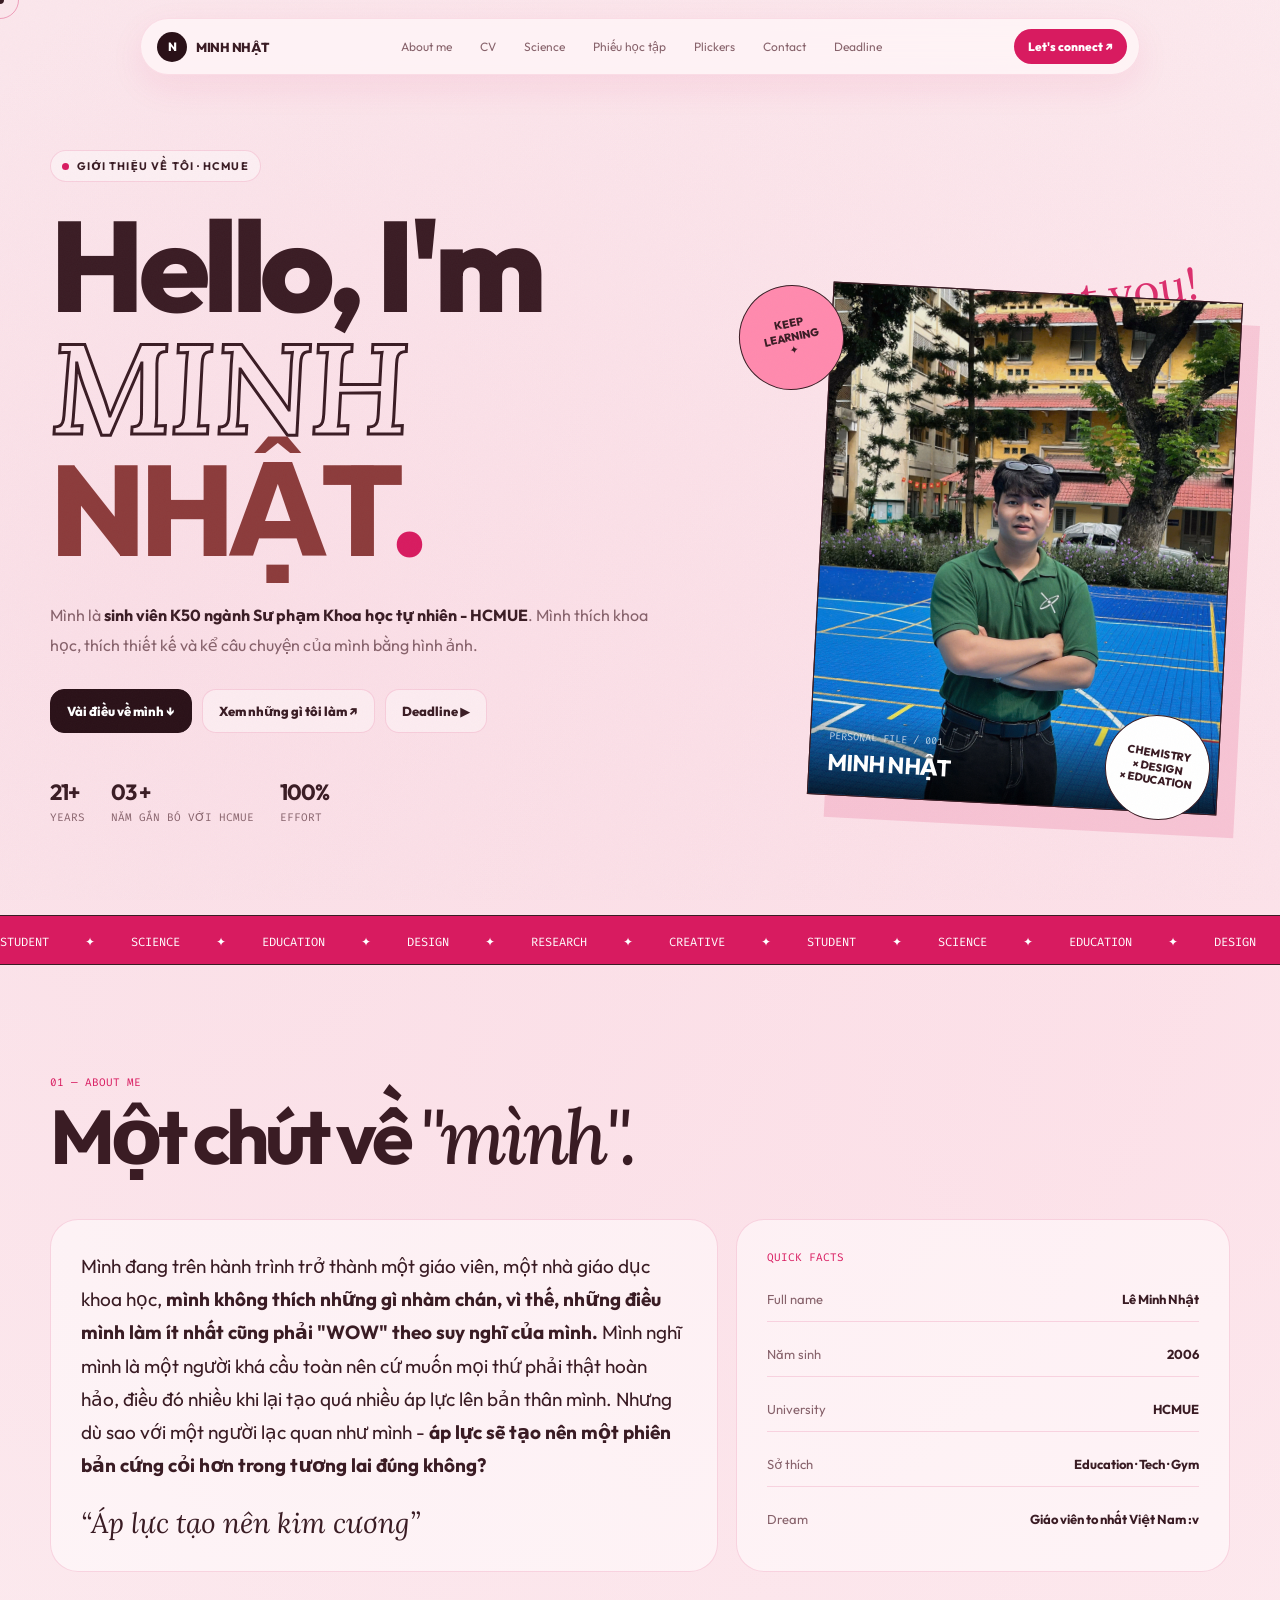
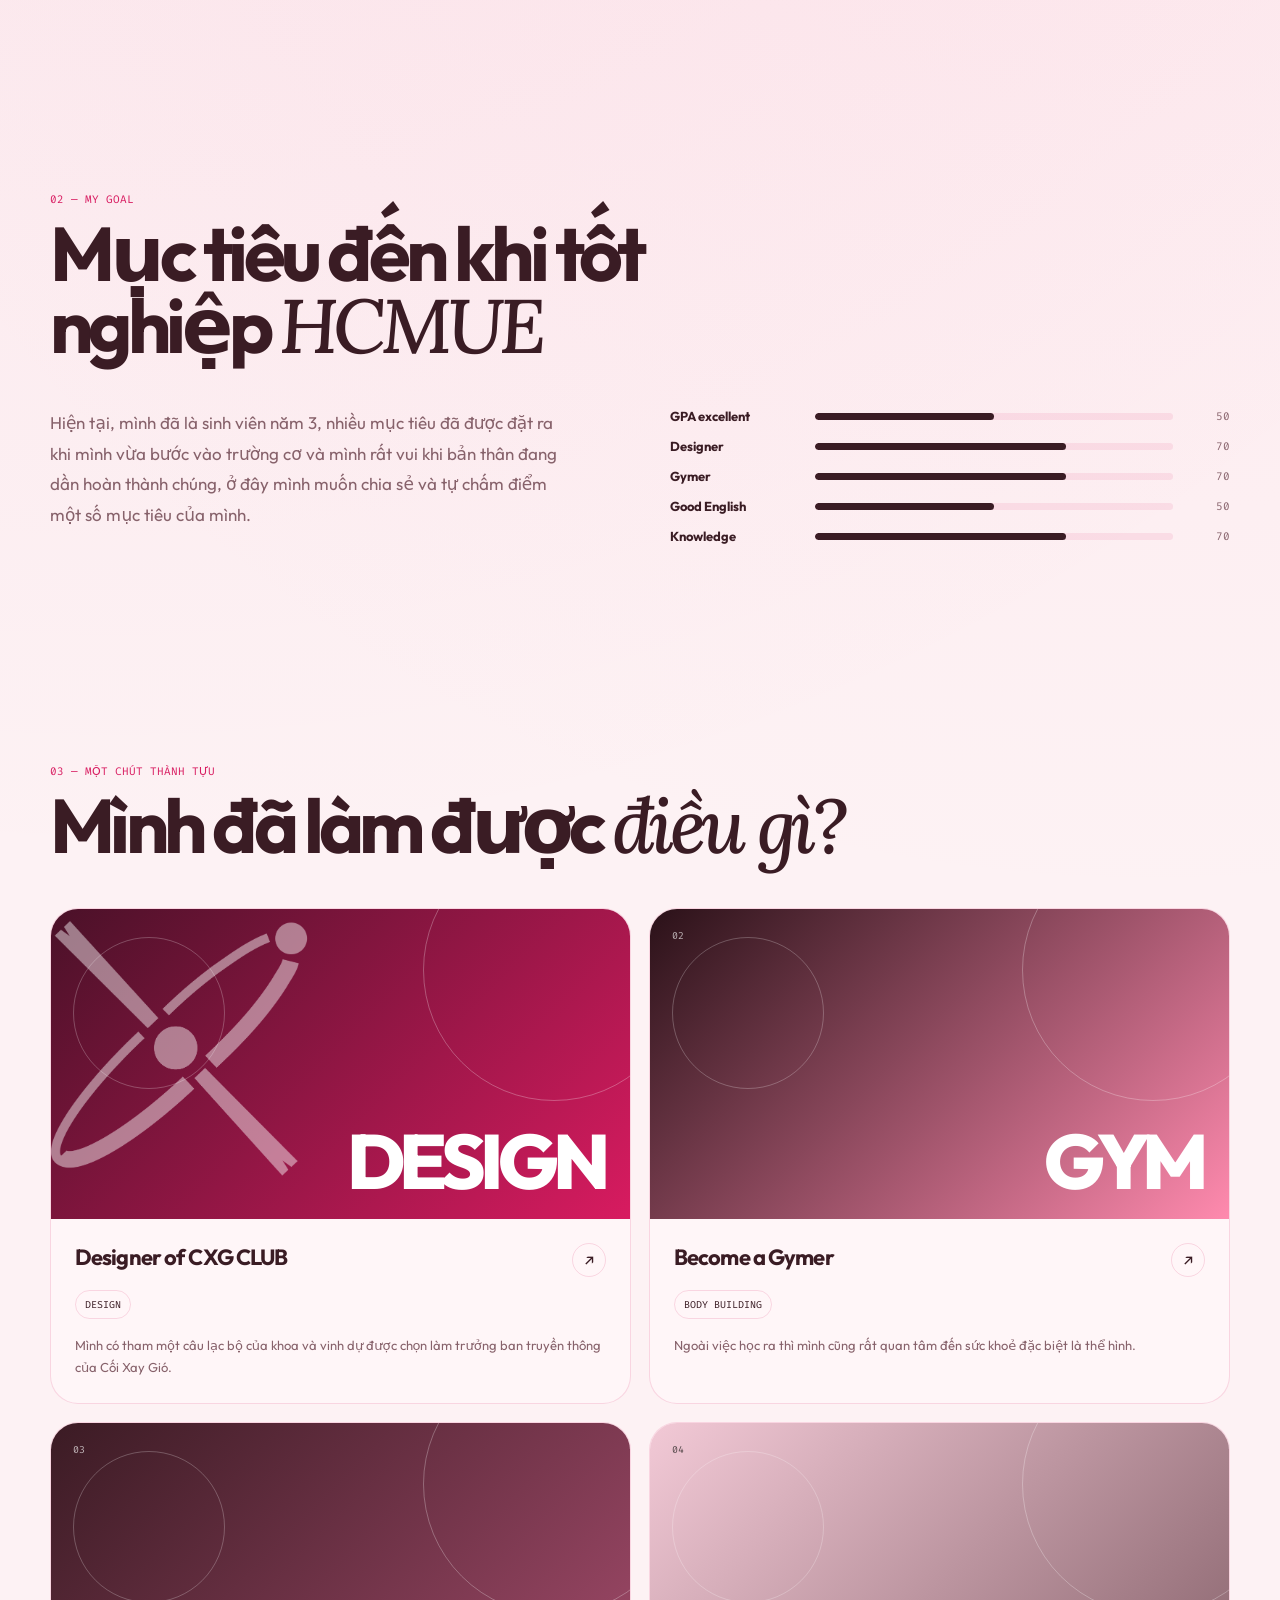
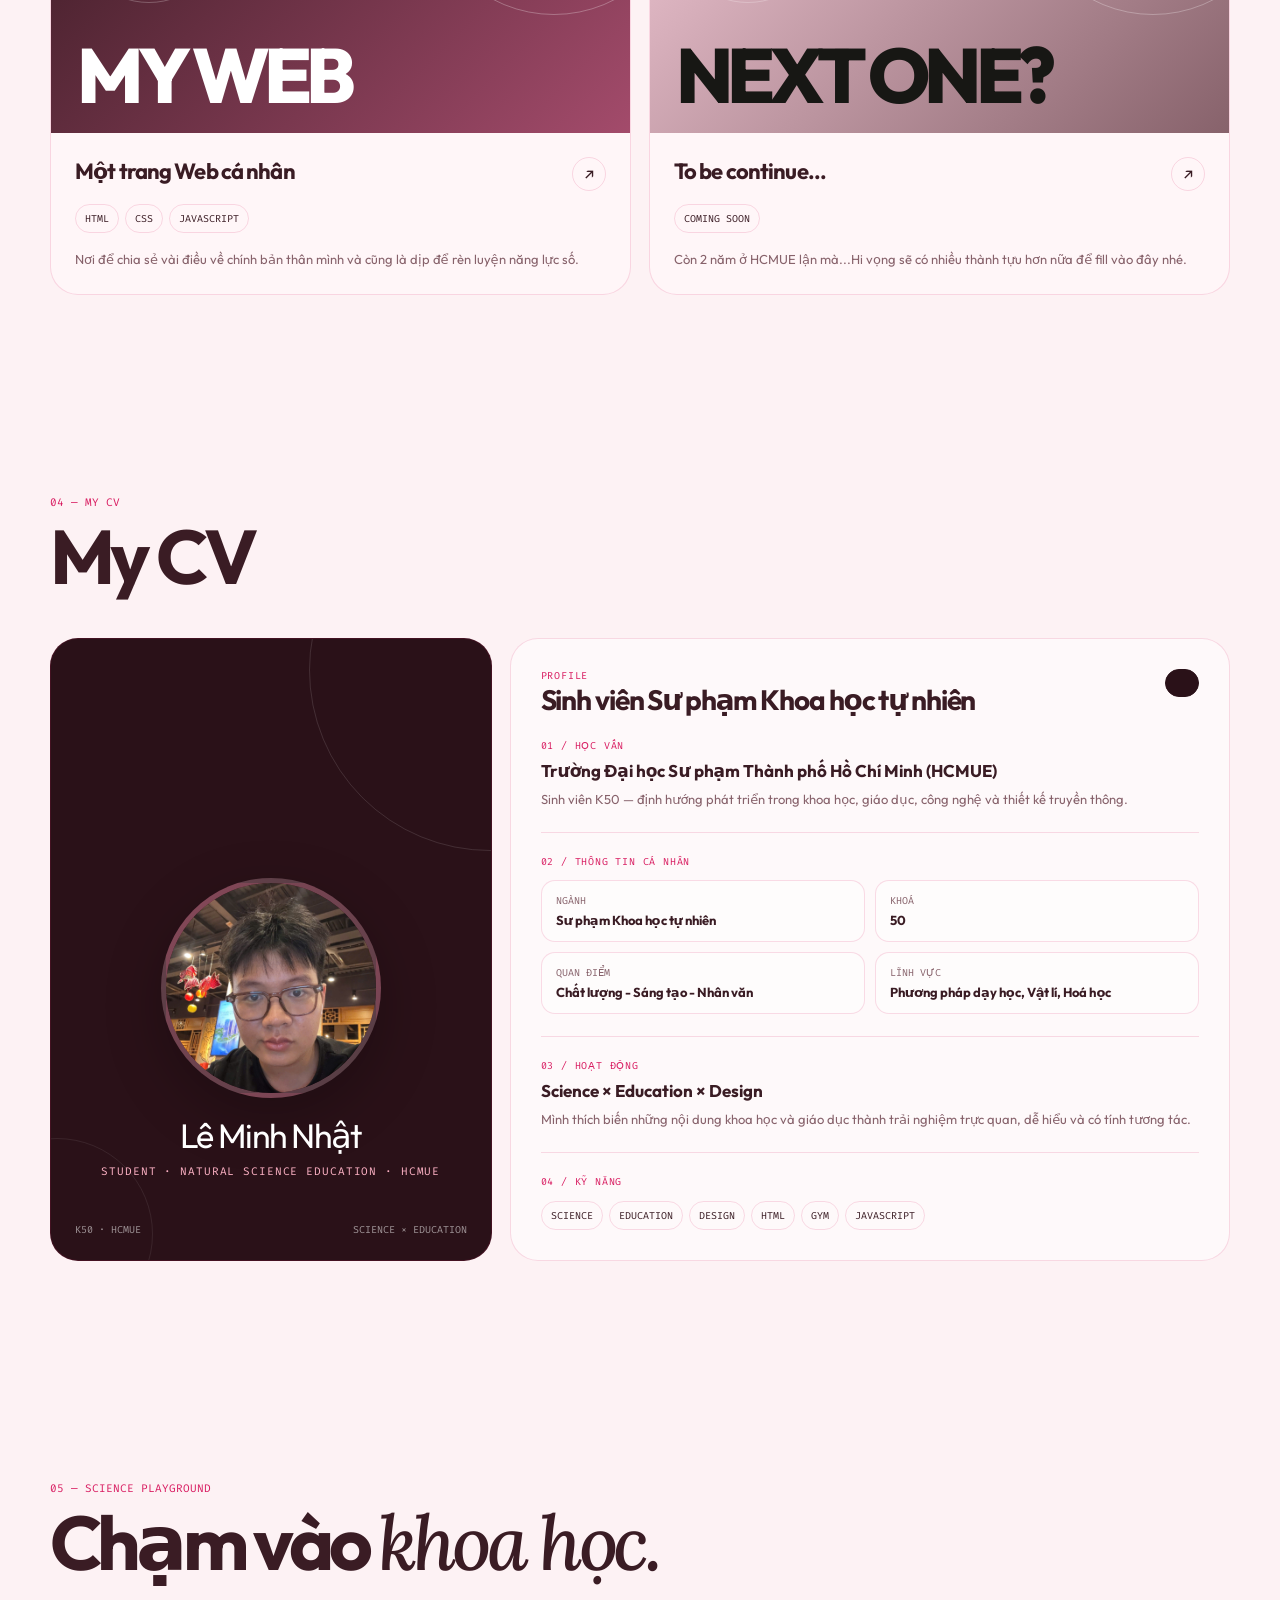
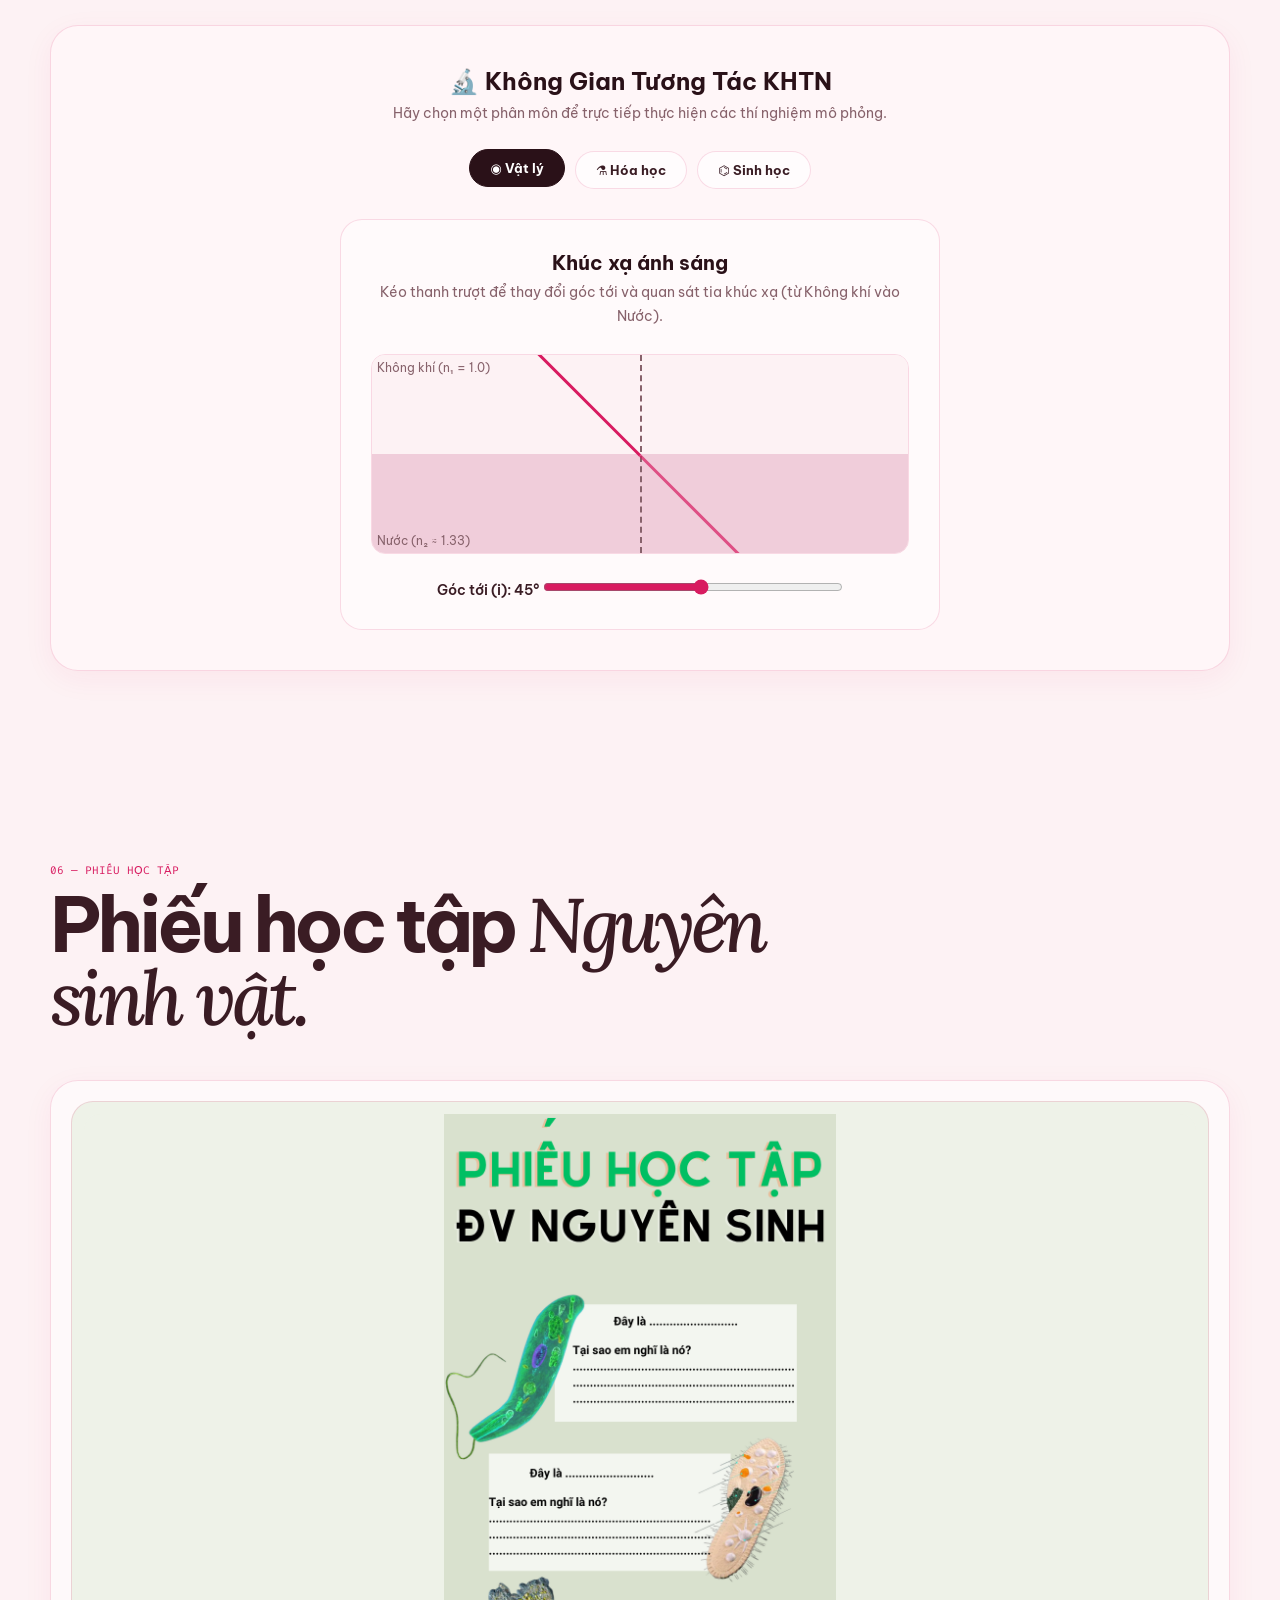
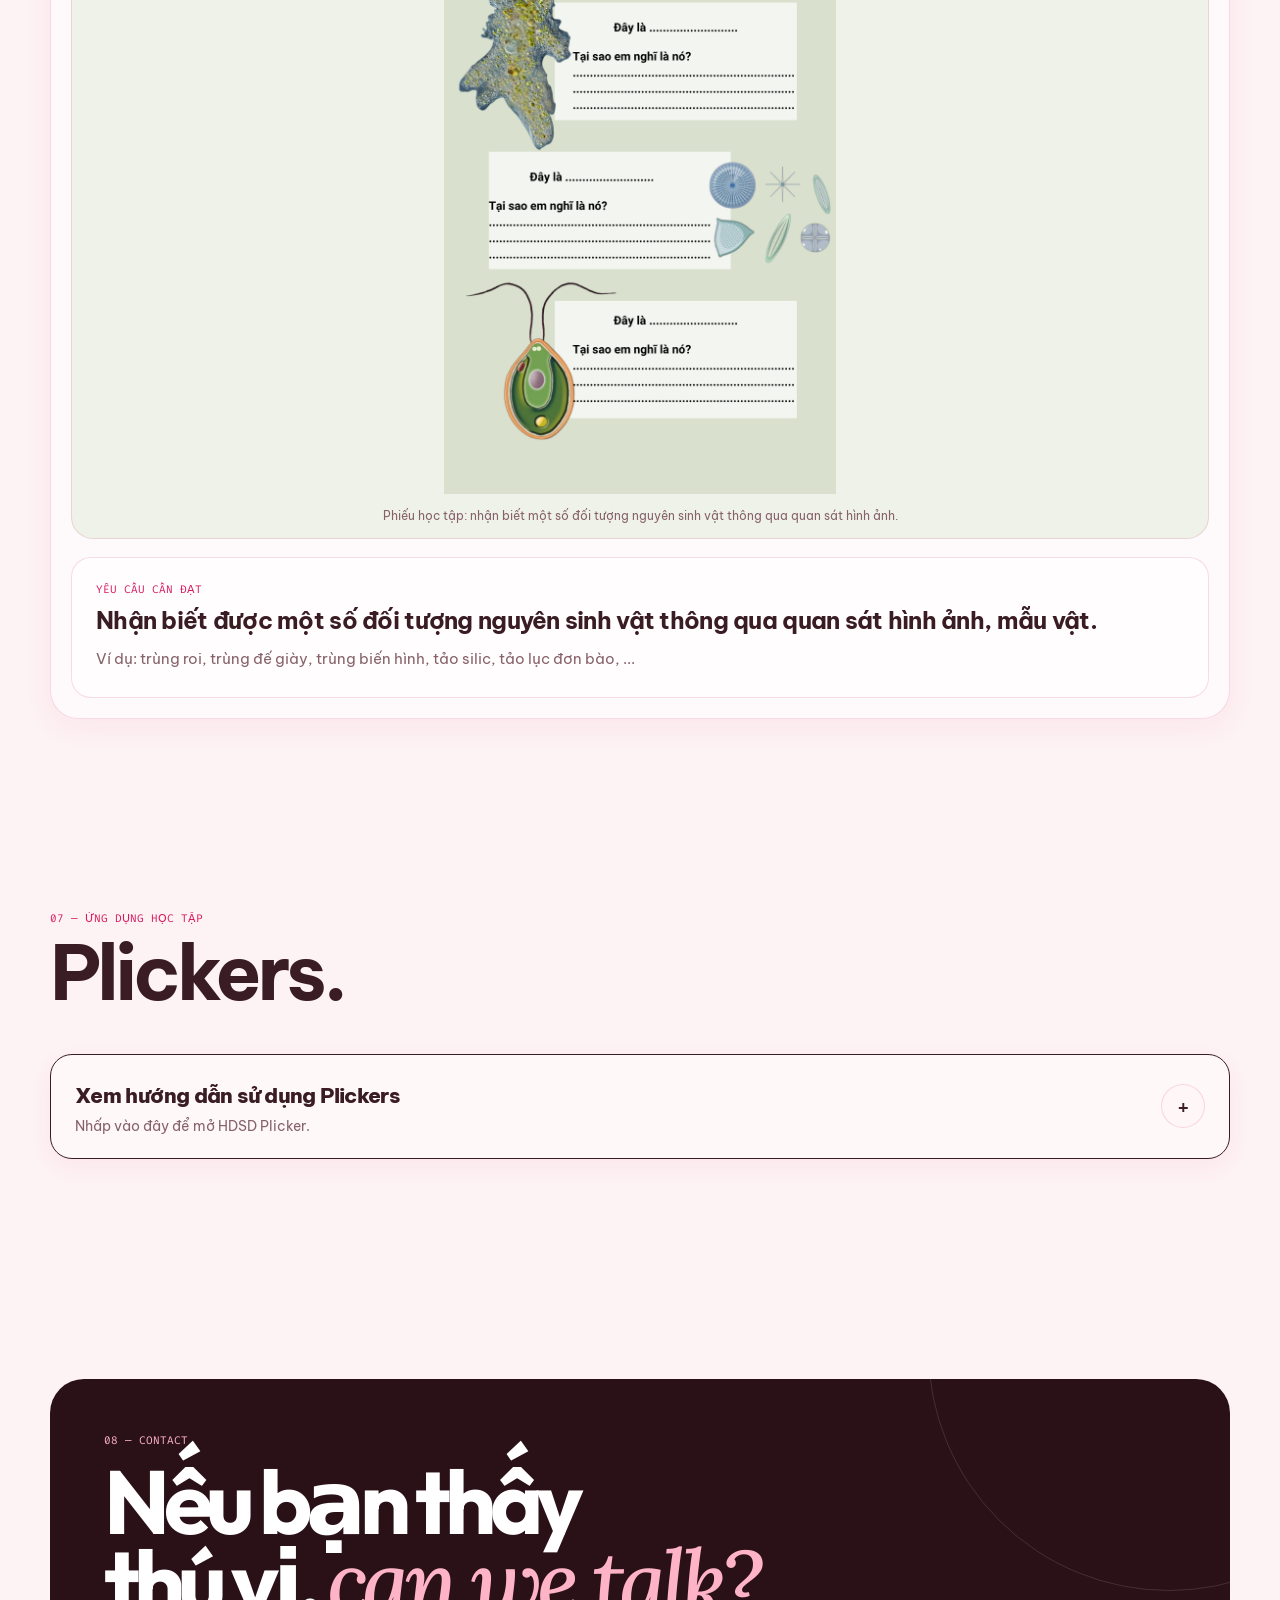
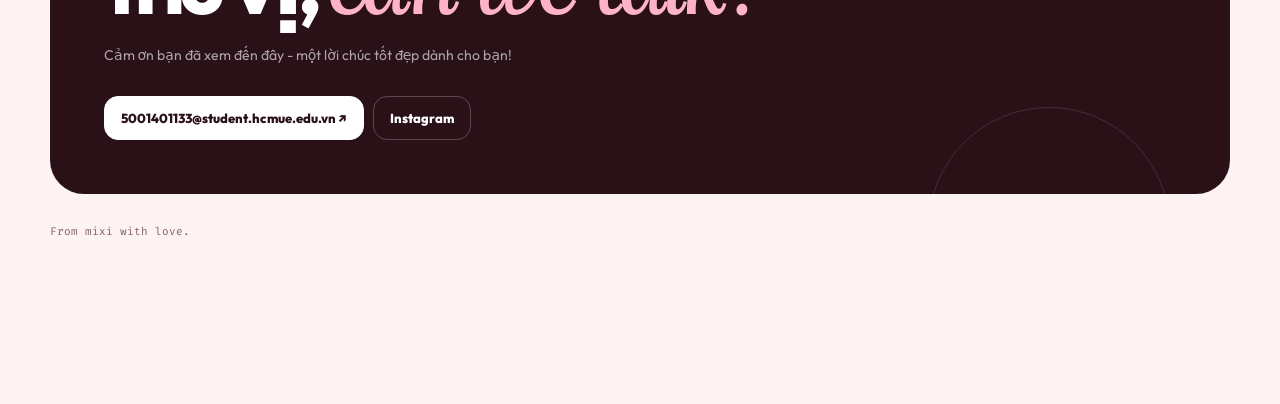
<file: index.html>
<!DOCTYPE html>
<html lang="vi">
<head>
<meta charset="UTF-8">
<meta name="viewport" content="width=device-width, initial-scale=1.0">
<meta name="theme-color" content="#fdf2f4">
<meta name="description" content="Portfolio cá nhân của MINH NHẬT">
<title>Lê Minh Nhật — Student Portfolio</title>
<meta property="og:title" content="Lê Minh Nhật — Student Portfolio">
<meta property="og:description" content="Portfolio cá nhân của MINH NHẬT — sinh viên Sư phạm KHTN, HCMUE">
<meta property="og:type" content="website">
<link rel="preconnect" href="https://fonts.googleapis.com">
<link rel="preconnect" href="https://fonts.gstatic.com" crossorigin>
<!-- GIỮ OUTFIT DÙNG CHUNG VÀ THÊM BE VIETNAM PRO CHO PHẦN TƯƠNG TÁC -->
<link href="https://fonts.googleapis.com/css2?family=Be+Vietnam+Pro:wght@400;500;600;700;800&family=Fira+Code:wght@400;500&family=Outfit:wght@400;500;600;700;800&family=Lora:ital,wght@0,500;0,600;1,500;1,600&display=swap" rel="stylesheet">
<link rel="stylesheet" href="style.css">
<noscript><style>.reveal{opacity:1;transform:none}</style></noscript>
</head>
<body>
<div class="progress" id="progress"></div>
<div class="cursor-dot" id="cursorDot"></div><div class="cursor-ring" id="cursorRing"></div>

<nav class="nav">
  <a class="brand" href="#home"><span class="brand-mark">N</span>MINH NHẬT</a>
  <div class="nav-links"><a href="#about">About me</a><a href="#cv">CV</a><a href="#science">Science</a><a href="#worksheet">Phiếu học tập</a><a href="#plickers">Plickers</a><a href="#contact">Contact</a><a href="deadline.html">Deadline</a></div>
  <a class="nav-cta" href="https://www.facebook.com/minh.nhat.749990?locale=vi_VN">Let's connect ↗</a>
</nav>

<main>
<section class="hero" id="home">
  <div class="wrap hero-grid">
    <div class="reveal">
      <div class="kicker"><i></i> Giới thiệu về tôi · HCMUE</div>
      
      <h1>Hello, I'm<br><span class="stroke">MINH</span><br><span style="color: #8C3B3B;">NHẬT</span><span style="color:var(--accent)">.</span></h1>
      
      <p class="hero-desc">Mình là <strong>sinh viên K50 ngành Sư phạm Khoa học tự nhiên - HCMUE</strong>. Mình thích khoa học, thích thiết kế và kể câu chuyện của mình bằng hình ảnh.</p>
      <div class="hero-actions"><a class="btn btn-dark" href="#about">Vài điều về mình ↓</a><a class="btn btn-light" href="#work">Xem những gì tôi làm ↗</a><a class="btn btn-light" href="deadline.html">Deadline ▶</a></div>
      <div class="hero-meta"><div class="meta-item"><strong>21+</strong><span>Years</span></div><div class="meta-item"><strong>  03 +</strong><span>Năm gắn bó với HCMUE</span></div><div class="meta-item"><strong>100%</strong><span>Effort</span></div></div>
    </div>
    <div class="hero-art reveal">
      <div class="scribble">nice to meet you!</div>
      <div class="sticker one">KEEP<br>LEARNING<br>✦</div>
      <div class="photo-frame">
  <img fetchpriority="high" decoding="async" src="images/ava.jpg" alt="Minh Nhật">
  <div class="photo-caption"><div class="mono">PERSONAL FILE / 001</div><h3>MINH NHẬT</h3></div>
</div>
      <div class="sticker two">CHEMISTRY<br>× DESIGN<br>× EDUCATION</div>
    </div>
  </div>
</section>

<div class="marquee"><div class="marquee-track">
<span>student</span><span>science</span><span>education</span><span>design</span><span>research</span><span>creative</span>
<span>student</span><span>science</span><span>education</span><span>design</span><span>research</span><span>creative</span>
</div></div>

<section id="about"><div class="wrap">
  <div class="section-head reveal"><div><div class="section-label">01 — About me</div><h2 class="section-title">Một chút về <em>"mình".</em></h2></div><p class="section-note"></p></div>
  <div class="about-grid">
    <article class="paper-card about-big reveal"><p>Mình đang trên hành trình trở thành một giáo viên, một nhà giáo dục khoa học, <strong> mình không thích những gì nhàm chán, vì thế, những điều mình làm ít nhất cũng phải "WOW" theo suy nghĩ của mình.</strong> Mình nghĩ mình là một người khá cầu toàn nên cứ muốn mọi thứ phải thật hoàn hảo, điều đó nhiều khi lại tạo quá nhiều áp lực lên bản thân mình. Nhưng dù sao với một người lạc quan như mình - <strong>áp lực sẽ tạo nên một phiên bản cứng cỏi hơn trong tương lai đúng không?</strong></p><div class="quote">“Áp lực tạo nên kim cương”</div></article>
    <article class="paper-card reveal"><div class="section-label" style="margin-bottom:12px">Quick facts</div><div class="fact-list">
      <div class="fact"><span>Full name</span><span>Lê Minh Nhật</span></div><div class="fact"><span>Năm sinh</span><span>2006</span></div><div class="fact"><span>University</span><span>HCMUE</span></div><div class="fact"><span>Sở thích</span><span>Education · Tech · Gym </span></div><div class="fact"><span>Dream</span><span>Giáo viên to nhất Việt Nam :v</span></div>
    </div></article>
  </div>
</div></section>

<section><div class="wrap">
  <div class="section-head reveal"><div><div class="section-label">02 — My Goal</div><h2 class="section-title">Mục tiêu đến khi tốt nghiệp <em>HCMUE</em></h2></div></div>
  <div class="skills-wrap"><p class="skills-intro reveal">Hiện tại, mình đã là sinh viên năm 3, nhiều mục tiêu đã được đặt ra khi mình vừa bước vào trường cơ và mình rất vui khi bản thân đang dần hoàn thành chúng, ở đây mình muốn chia sẻ và tự chấm điểm một số mục tiêu của mình.</p>
  <div class="skill-grid reveal">
    <div class="skill-row"><div class="name">GPA excellent</div><div class="bar"><span style="--w:50%"></span></div><div class="num">50</div></div>
    <div class="skill-row"><div class="name">Designer</div><div class="bar"><span style="--w:70%"></span></div><div class="num">70</div></div>
    <div class="skill-row"><div class="name">Gymer</div><div class="bar"><span style="--w:70%"></span></div><div class="num">70</div></div>
    <div class="skill-row"><div class="name">Good English</div><div class="bar"><span style="--w:50%"></span></div><div class="num">50</div></div>
    <div class="skill-row"><div class="name">Knowledge</div><div class="bar"><span style="--w:70%"></span></div><div class="num">70</div></div>
  </div></div>
</div></section>

<section id="work"><div class="wrap">
  <div class="section-head reveal"><div><div class="section-label">03 — Một chút thành tựu</div><h2 class="section-title">Mình đã làm được <em>điều gì?</em></h2></div><p class="section-note"></p></div>
  <div class="projects">
    <a href="#" class="project reveal"><div class="project-image one"> 
       <img loading="lazy" decoding="async" src="images/Logo CXG(i).png" alt="Tên dự án" style="position: absolute; inset: 0; width: 50%; height: 100%; object-fit: contain; object-position: right center; opacity: 0.45; z-index: 0;"> <div class="project-visual-title" style="position: relative; z-index: 1; margin-left: auto; text-align: right;">DESIGN</div></div><div class="project-body"><div class="project-top"><h3>Designer of CXG CLUB</h3><span class="arrow">↗</span></div><div class="tags"><span class="tag">DESIGN</span></div><p>Mình có tham một câu lạc bộ của khoa và vinh dự được chọn làm trưởng ban truyền thông của Cối Xay Gió.</p></div></a>
    <a href="#" class="project reveal"><div class="project-image two">
        <img loading="lazy" decoding="async" src="images/gym.jpg" alt="Dự án 1" 
     style="position: absolute; inset: 0; width: 50%; height: 100%; object-fit: cover; object-position: center top; opacity: 0.45;"><div class="project-no">02</div><div class="project-visual-title" style="position: relative; z-index: 1; margin-left: auto; text-align: right;">GYM</div></div><div class="project-body"><div class="project-top"><h3>Become a Gymer</h3><span class="arrow">↗</span></div><div class="tags"><span class="tag">BODY BUILDING</span></div><p>Ngoài việc học ra thì mình cũng rất quan tâm đến sức khoẻ đặc biệt là thể hình.</p></div></a>
    <a href="#" class="project reveal"><div class="project-image three"><div class="project-no">03</div><div class="project-visual-title">MY WEB</div></div><div class="project-body"><div class="project-top"><h3>Một trang Web cá nhân</h3><span class="arrow">↗</span></div><div class="tags"><span class="tag">HTML</span><span class="tag">CSS</span><span class="tag">JAVASCRIPT</span></div><p>Nơi để chia sẻ vài điều về chính bản thân mình và cũng là dịp để rèn luyện năng lực số.</p></div></a>
    <a href="#" class="project reveal"><div class="project-image four"><div class="project-no" style="color:rgba(23,23,20,.7)">04</div><div class="project-visual-title" style="color:#171714">NEXT ONE?</div></div><div class="project-body"><div class="project-top"><h3>To be continue...</h3><span class="arrow">↗</span></div><div class="tags"><span class="tag">COMING SOON</span></div><p>Còn 2 năm ở HCMUE lận mà...Hi vọng sẽ có nhiều thành tựu hơn nữa để fill vào đây nhé.</p></div></a>
  </div>
</div></section>

<section id="cv" class="cv-section"><div class="wrap">
  <div class="section-head reveal">
    <div><div class="section-label">04 — My CV</div><h2 class="section-title">My CV</h2></div>
    <p class="section-note"></p>
  </div>

  <div class="cv-grid">
    <article class="cv-profile reveal">
      <div class="cv-logo">
        <img loading="lazy" decoding="async" src="images/hcmue-1.webp" alt="Logo HCMUE" onerror="this.style.display='none';this.parentElement.innerHTML='<div class=&quot;cv-logo-placeholder&quot;>CHÈN LOGO<br>HCMUE<br>tại đây</div>';">
      </div>

      <div>
        <div class="cv-photo">
          <img loading="lazy" decoding="async" src="images/tôi.jpg" alt="Ảnh chân dung Lê Minh Nhật" onerror="this.style.display='none';this.parentElement.innerHTML='<div class=&quot;cv-photo-placeholder&quot;>N</div>';">
        </div>
        <div class="cv-name">Lê Minh Nhật</div>
        <div class="cv-role">Student · Natural Science Education · HCMUE</div>
      </div>

      <div class="cv-profile-foot"><span>K50 · HCMUE</span><span>SCIENCE × EDUCATION</span></div>
    </article>

    <article class="cv-content reveal">
      <div class="cv-topline">
        <div>
          <div class="cv-block-title">Profile</div>
          <h3>Sinh viên Sư phạm Khoa học tự nhiên</h3>
        </div>
        <a class="btn btn-dark cv-download" href="cv.pdf" target="_blank" rel="noopener"></a>
      </div>

      <div class="cv-block">
        <div class="cv-block-title">01 / HỌC VẤN</div>
        <h4>Trường Đại học Sư phạm Thành phố Hồ Chí Minh (HCMUE)</h4>
        <p>Sinh viên K50 — định hướng phát triển trong khoa học, giáo dục, công nghệ và thiết kế truyền thông.</p>
      </div>

      <div class="cv-block">
        <div class="cv-block-title">02 / THÔNG TIN CÁ NHÂN</div>
        <div class="cv-info-grid">
          <div class="cv-info"><span>Ngành</span><strong>Sư phạm Khoa học tự nhiên</strong></div>
          <div class="cv-info"><span>Khoá</span><strong>50</strong></div>
          <div class="cv-info"><span>Quan điểm</span><strong>Chất lượng - Sáng tạo - Nhân văn</strong></div>
          <div class="cv-info"><span>Lĩnh vực</span><strong>Phương pháp dạy học, Vật lí, Hoá học</strong></div>
        </div>
      </div>

      <div class="cv-block">
        <div class="cv-block-title">03 / Hoạt động</div>
        <h4>Science × Education × Design</h4>
        <p>Mình thích biến những nội dung khoa học và giáo dục thành trải nghiệm trực quan, dễ hiểu và có tính tương tác.</p>
      </div>

      <div class="cv-block">
        <div class="cv-block-title">04 / Kỹ năng</div>
        <div class="tags">
          <span class="tag">SCIENCE</span><span class="tag">EDUCATION</span><span class="tag">DESIGN</span>
          <span class="tag">HTML</span><span class="tag">GYM</span><span class="tag">JAVASCRIPT</span>
        </div>
      </div>
    </article>
  </div>
</div></section>

<!-- KHÔNG GIAN TƯƠNG TÁC KHTN -->
<section id="science"><div class="wrap">
  <div class="section-head reveal">
    <div><div class="section-label">05 — Science Playground</div><h2 class="section-title">Chạm vào <em>khoa học.</em></h2></div>
    <p class="section-note"></p>
  </div>

  <div class="lab-container reveal">
    <h3>🔬 Không Gian Tương Tác KHTN</h3>
    <p class="lab-desc">Hãy chọn một phân môn để trực tiếp thực hiện các thí nghiệm mô phỏng.</p>
    
    <div class="lab-tabs">
      <button class="lab-tab-btn active" data-target="physics">◉ Vật lý</button>
      <button class="lab-tab-btn" data-target="chemistry">⚗ Hóa học</button>
      <button class="lab-tab-btn" data-target="biology">⌬ Sinh học</button>
    </div>

    <!-- TAB VẬT LÝ -->
    <div id="physics" class="lab-tab-content active">
      <h3 style="font-size: 20px;">Khúc xạ ánh sáng</h3>
      <p class="lab-desc">Kéo thanh trượt để thay đổi góc tới và quan sát tia khúc xạ (từ Không khí vào Nước).</p>
      <div class="optics-sim">
        <div class="air">Không khí (n₁ = 1.0)</div>
        <div class="water">Nước (n₂ ≈ 1.33)</div>
        <div class="normal-line"></div>
        <div class="incident-ray" id="incident-ray"></div>
        <div class="refracted-ray" id="refracted-ray"></div>
      </div>
      <div class="controls">
        <label for="angle-slider">Góc tới (i): <span id="angle-val">45</span>°</label>
        <input type="range" id="angle-slider" min="0" max="85" value="45">
      </div>
    </div>

    <!-- TAB HÓA HỌC -->
    <div id="chemistry" class="lab-tab-content">
      <h3 style="font-size: 20px;">Phản ứng Chỉ thị màu</h3>
      <p class="lab-desc">Kết hợp các hóa chất để quan sát sự đổi màu của dung dịch.</p>
      <div class="ingredients">
        <button class="chem-btn" data-chem="acid">Acid (HCl)</button>
        <button class="chem-btn" data-chem="base">Base (NaOH)</button>
        <button class="chem-btn" data-chem="indicator">Phenolphthalein</button>
      </div>
      <div class="beaker">
        <div class="liquid" id="liquid"></div>
        <p id="chem-status">Cốc trống</p>
      </div>
      <button id="reset-chem">Làm mới cốc</button>
    </div>

    <!-- TAB SINH HỌC -->
    <div id="biology" class="lab-tab-content">
      <h3 style="font-size: 20px;">Kính hiển vi quang học</h3>
      <p class="lab-desc">Xoay ốc vi cấp (kéo thanh trượt) để lấy nét vi phẫu tế bào thực vật.</p>
      <div class="microscope-view">
        <div class="cell-image" id="cell-image">
          <div class="nucleus"></div>
          <div class="chloroplast c1"></div>
          <div class="chloroplast c2"></div>
          <div class="vacuole"></div>
        </div>
      </div>
      <div class="controls">
        <label for="focus-slider">Ốc vi cấp (Tiêu cự):</label>
        <input type="range" id="focus-slider" min="0" max="100" value="0">
      </div>
    </div>
  </div>
</div></section>


<section id="worksheet" class="worksheet-section">
  <div class="wrap">
    <div class="section-head reveal">
      <div>
        <div class="section-label">06 — Phiếu học tập</div>
        <h2 class="section-title">Phiếu học tập <em>Nguyên sinh vật.</em></h2>
      </div>
      <p class="section-note"></p>
    </div>

    <div class="worksheet-card reveal">
      <div class="worksheet-image-wrap">
        <img src="images/phieu-hoc-tap.png"
             alt="Phiếu học tập về nhận biết một số nguyên sinh vật"
             loading="lazy">
        <div class="worksheet-caption">Phiếu học tập: nhận biết một số đối tượng nguyên sinh vật thông qua quan sát hình ảnh.</div>
      </div>

      <div class="worksheet-ycc">
        <div class="section-label">Yêu cầu cần đạt</div>
        <h3>Nhận biết được một số đối tượng nguyên sinh vật thông qua quan sát hình ảnh, mẫu vật.</h3>
        <p>Ví dụ: trùng roi, trùng đế giày, trùng biến hình, tảo silic, tảo lục đơn bào, ...</p>
      </div>
    </div>
  </div>
</section>


<section id="plickers" class="plickers-section"><div class="wrap">

  <div class="section-head reveal">
    <div><div class="section-label">07 — Ứng dụng học tập</div><h2 class="section-title">Plickers.</h2></div>
    <p class="section-note"></p>
  </div>

  <button class="plickers-toggle" id="plickersToggle" type="button" aria-expanded="false" aria-controls="plickersContent">
    <span class="plickers-toggle-copy">
      <span class="plickers-toggle-kicker"></span>
      <span class="plickers-toggle-title">Xem hướng dẫn sử dụng Plickers</span>
      <span class="plickers-toggle-sub">Nhấp vào đây để mở HDSD Plicker.</span>
    </span>
    <span class="plickers-toggle-icon" aria-hidden="true">+</span>
  </button>

  <div class="plickers-content" id="plickersContent" hidden>
  <div class="plickers-feature-image">
    <img loading="lazy" decoding="async" src="images/plicker-cover.jpg" alt="Hình minh họa Plickers ở đầu phần giới thiệu" onerror="this.style.display='none'; this.parentElement.classList.add('missing');">
    <div class="plickers-feature-caption"></div>
  </div>

  <div class="plickers-intro-card">
    <div>
      <div class="section-label"></div>
      <h3>Kiểm tra cả lớp cùng lúc mà học sinh không cần điện thoại.</h3>
      <p>
        Plickers là công cụ đánh giá trực tuyến cho phép giáo viên tổ chức câu hỏi trắc nghiệm hoặc khảo sát nhanh trên lớp. Giáo viên dùng một điện thoại thông minh để quét mã, còn học sinh trả lời bằng thẻ giấy in mã QR.
      </p>
      <div class="plickers-points">
        <div class="plickers-point"><strong>01 · Không cần thiết bị</strong><span>Học sinh không cần điện thoại hay máy tính để trả lời.</span></div>
        <div class="plickers-point"><strong>02 · Cả lớp tham gia</strong><span>Thu hút toàn bộ lớp học phản hồi cùng lúc và tạo tương tác.</span></div>
        <div class="plickers-point"><strong>03 · Có dữ liệu</strong><span>Hiển thị kết quả cụ thể theo từng câu hỏi và học sinh.</span></div>
      </div>
    </div>
    <div class="plickers-mark">
      <div class="plickers-logo-word">Plickers.</div>
      <div class="plickers-logo-sub">classroom assessment · qr cards · instant response</div>
    </div>
  </div>

  <div class="plickers-process">
    <article class="plickers-step">
      <div class="plickers-step-no">Step<br>01</div>
      <div class="plickers-step-body">
        <h3>Đăng ký tài khoản & thiết lập lớp học</h3>
        <p>Bắt đầu bằng website Plickers.com và tạo lớp để nạp danh sách học sinh.</p>
        <ol class="plickers-list">
          <li>Truy cập website chính thức: <strong>Plickers.com</strong>.</li>
          <li>Tạo tài khoản bằng <strong>Sign up</strong> hoặc <strong>Sign in with Google</strong>.</li>
          <li>Chọn <strong>New class</strong> → <strong>Add students</strong> để nhập danh sách.</li>
          <li>Nên nhập tên theo đúng số thứ tự danh sách để thuận tiện theo dõi.</li>
        </ol>
        <div class="plickers-image-grid">
          <figure class="plickers-shot"><img loading="lazy" decoding="async" src="images/plickers-01.png" width="1600" height="764" alt="Plickers tạo lớp mới"><figcaption>Minh họa tạo New Class và nhập thông tin lớp.</figcaption></figure>
          <figure class="plickers-shot"><img loading="lazy" decoding="async" src="images/plickers-02.png" width="1600" height="810" alt="Plickers thêm học sinh"><figcaption>Minh họa bước Add Students.</figcaption></figure>
        </div>
      </div>
    </article>

    <article class="plickers-step">
      <div class="plickers-step-no">Step<br>02</div>
      <div class="plickers-step-body">
        <h3>Xây dựng ngân hàng câu hỏi</h3>
        <p>Tạo thư mục theo bài học/chương/chủ đề rồi xây dựng câu hỏi để dùng trong lớp.</p>
        <ol class="plickers-list">
          <li>Vào <strong>Library</strong> → <strong>New folder</strong> để phân loại câu hỏi.</li>
          <li>Chọn <strong>New question</strong>.</li>
          <li>Chọn dạng <strong>Multiple choice</strong> hoặc <strong>True/False</strong>.</li>
          <li>Đánh dấu <strong>Correct</strong> vào đáp án đúng.</li>
          <li>Chọn <strong>Save and create new</strong> để tiếp tục tạo câu hỏi.</li>
        </ol>
        <div class="plickers-image-grid">
          <figure class="plickers-shot"><img loading="lazy" decoding="async" src="images/plickers-03.png" width="1600" height="758" alt="Plickers tạo thư mục"><figcaption>Library → New Folder để phân loại nội dung.</figcaption></figure>
          <figure class="plickers-shot"><img loading="lazy" decoding="async" src="images/plickers-04.png" width="1600" height="752" alt="Plickers Library"><figcaption>Không gian Library sau khi tạo thư mục.</figcaption></figure>
          <figure class="plickers-shot"><img loading="lazy" decoding="async" src="images/plickers-05.png" width="1600" height="764" alt="Plickers tạo câu hỏi"><figcaption>Minh họa trình soạn câu hỏi trắc nghiệm.</figcaption></figure>
        </div>
      </div>
    </article>

    <article class="plickers-step">
      <div class="plickers-step-no">Step<br>03</div>
      <div class="plickers-step-body">
        <h3>In & phát thẻ cho học sinh</h3>
        <p>Mỗi học sinh nhận một thẻ có số thứ tự tương ứng với danh sách lớp.</p>
        <ol class="plickers-list">
          <li>Vào mục <strong>Cards</strong> trên Plickers để tải bộ thẻ in; tài liệu nêu bộ thẻ hỗ trợ tối đa <strong>63 học sinh</strong>.</li>
          <li>In và phát thẻ, mỗi học sinh nhận một số thứ tự trùng với danh sách lớp.</li>
          <li>Xoay thẻ sao cho chữ cái của đáp án <strong>A/B/C/D</strong> nằm ở mép trên cùng.</li>
          <li>Khi giơ thẻ, không che phần mã QR hình vuông.</li>
        </ol>
        <div class="plickers-image-grid" style="grid-template-columns:minmax(0,320px);">
          <figure class="plickers-shot"><img loading="lazy" decoding="async" src="images/plickers-06.png" width="250" height="200" alt="Plickers print cards"><figcaption>Bộ thẻ Plickers để in và phát cho học sinh.</figcaption></figure>
        </div>
      </div>
    </article>

    <article class="plickers-step">
      <div class="plickers-step-no">Step<br>04</div>
      <div class="plickers-step-body">
        <h3>Cài ứng dụng trên điện thoại & trình chiếu</h3>
        <p>Điện thoại dùng để quản lý câu hỏi và quét thẻ; màn hình máy chiếu/tivi dùng để trình chiếu cho cả lớp.</p>
        <ol class="plickers-list">
          <li>Tải Plickers từ <strong>App Store</strong> hoặc <strong>Google Play Store</strong>.</li>
          <li>Đăng nhập bằng tài khoản đã đăng ký trên máy tính.</li>
          <li>Trong app chọn <strong>Classes</strong> → <strong>Add from Library</strong> để đưa câu hỏi lên điện thoại.</li>
          <li>Kết nối máy tính với máy chiếu/tivi, vào Plickers.com và chọn <strong>Now Playing</strong>.</li>
        </ol>
        <div class="plickers-image-grid">
          <figure class="plickers-shot"><img loading="lazy" decoding="async" src="images/plickers-07.png" width="738" height="1600" alt="Plickers mobile app"><figcaption>Giao diện câu hỏi trên ứng dụng Plickers.</figcaption></figure>
          <figure class="plickers-shot"><img loading="lazy" decoding="async" src="images/plickers-08.png" width="1600" height="760" alt="Plickers Now Playing"><figcaption>Giao diện Now Playing trên màn hình trình chiếu.</figcaption></figure>
        </div>
      </div>
    </article>

    <article class="plickers-step">
      <div class="plickers-step-no">Step<br>05</div>
      <div class="plickers-step-body">
        <h3>Tổ chức kiểm tra & quét đáp án</h3>
        <p>Đây là lúc quy trình chuyển từ soạn câu hỏi sang phản hồi trực tiếp của học sinh.</p>
        <ol class="plickers-list">
          <li>Trên điện thoại, giáo viên chọn câu hỏi cần kiểm tra; câu hỏi đồng thời hiển thị trên màn hình để học sinh quan sát.</li>
          <li>Khi học sinh giơ thẻ, giáo viên nhấn biểu tượng <strong>Camera</strong> trên app và lướt qua toàn bộ lớp.</li>
          <li>Hệ thống nhận diện thẻ và ghi nhận đáp án ngay lập tức; tên học sinh đã trả lời chuyển sang màu xanh trên màn hình.</li>
        </ol>
        <div class="plickers-note"><strong>Minh họa:</strong> ảnh dưới đây cho thấy giao diện câu hỏi trên điện thoại và hỗ trợ hình dung thao tác chọn câu hỏi trước khi quét thẻ.</div>
        <div class="plickers-image-grid" style="grid-template-columns:minmax(0,430px);">
          <figure class="plickers-shot"><img loading="lazy" decoding="async" src="images/plickers-07.png" width="738" height="1600" alt="Plickers chọn câu hỏi trên điện thoại"><figcaption>Minh họa giao diện câu hỏi trên điện thoại trước khi thực hiện quét.</figcaption></figure>
        </div>

        <div class="plickers-result-card">
          <div class="plickers-result-heading">
            <div class="section-label">Kết quả sau khi quét</div>
            <h4>Hiển thị kết quả đúng/sai của từng học sinh</h4>
            <p>Sau khi quét, giáo viên có thể vào <strong>Scoresheet</strong> và chọn ngày làm bài để xem lại kết quả của học sinh.</p>
          </div>
          <figure class="plickers-result-figure">
            <img loading="lazy" decoding="async" src="images/plickers-09.png" width="492" height="552" alt="Plickers Scoresheet hiển thị kết quả đúng sai của học sinh">
            <figcaption>Minh họa kết quả trong Plickers theo từng học sinh và từng câu hỏi.</figcaption>
          </figure>
        </div>
      </div>
    </article>
  </div>

  <div class="plickers-quick">
    <article class="paper-card"><div class="section-label">01 · Teacher</div><h4>Một điện thoại là đủ để quét.</h4><p>Giáo viên có thể chuẩn bị câu hỏi trên máy tính và dùng điện thoại để quản lý, trình bày và quét đáp án.</p></article>
    <article class="paper-card"><div class="section-label">02 · Students</div><h4>Trả lời bằng thẻ giấy.</h4><p>Học sinh không cần điện thoại hoặc máy tính; mỗi em dùng một thẻ có số thứ tự riêng.</p></article>
    <article class="paper-card"><div class="section-label">03 · Feedback</div><h4>Kết quả xuất hiện ngay.</h4><p>Hệ thống ghi nhận đáp án ngay sau khi quét và hiển thị kết quả theo từng học sinh.</p></article>
  </div>

  </div>
</div></section>


<section id="contact"><div class="wrap">
  <div class="contact reveal"><div class="section-label">08 — Contact</div><h2>Nếu bạn thấy<br>thú vị, <em>can we talk?</em></h2><p>Cảm ơn bạn đã xem đến đây - một lời chúc tốt đẹp dành cho bạn!</p>
  <div class="contact-actions">
    <a class="btn btn-dark" href="https://mail.google.com">5001401133@student.hcmue.edu.vn ↗</a>
    
    <a class="btn btn-light" href="https://www.instagram.com/" target="_blank" rel="noopener">Instagram</a>
  </div></div>
  <footer><div>From mixi with love.</div></footer>
</div></section>
</main>

<script src="script.js" defer></script>
</body>
</html>
</file>
<file: style.css>
:root {
  --bg: #fdf2f4;
  --paper: #fff6f8;
  --ink: #3a1c24;
  --muted: #87626b;
  --line: rgba(216, 27, 96, 0.15);
  --accent: #d81b60;
  --accent2: #ff8aae;
  --dark: #2a1118;
  --white: #ffffff;
  --radius: 28px;
  --max: 1180px;
}
* {box-sizing:border-box;margin:0;padding:0}
html {scroll-behavior:smooth}
/* GIỮ NGUYÊN FONT OUTFIT CHO BODY */
body {background:radial-gradient(circle at 9% 7%,rgba(216,27,96,.08),transparent 24%),radial-gradient(circle at 90% 12%,rgba(255,138,174,.11),transparent 20%),var(--bg);color:var(--ink);font-family:'Outfit',system-ui,sans-serif;overflow-x:hidden}
body::before {content:"";position:fixed;inset:0;pointer-events:none;z-index:90;opacity:.035;background-image:url("data:image/svg+xml,%3Csvg xmlns='http://www.w3.org/2000/svg' width='180' height='180'%3E%3Cfilter id='n'%3E%3CfeTurbulence type='fractalNoise' baseFrequency='.85' numOctaves='2' stitchTiles='stitch'/%3E%3C/filter%3E%3Crect width='100%25' height='100%25' filter='url(%23n)' opacity='.8'/%3E%3C/svg%3E")}
a {color:inherit;text-decoration:none}
img {max-width:100%;display:block}
.wrap {width:min(var(--max),calc(100% - 40px));margin:auto}
.mono {font-family:"Fira Code",monospace}
.serif {font-family:"Lora",serif}

.cursor-dot,.cursor-ring {position:fixed;top:0;left:0;pointer-events:none;z-index:120;border-radius:50%;transform:translate(-50%,-50%)}
.cursor-dot {width:8px;height:8px;background:var(--ink)}
.cursor-ring {width:38px;height:38px;border:1px solid rgba(216,27,96,.35);transition:width .18s ease,height .18s ease,border-color .18s ease}
.cursor-ring.active {width:62px;height:62px;border-color:var(--accent)}
@media(max-width:800px) {.cursor-dot,.cursor-ring{display:none}}

.progress {position:fixed;top:0;left:0;height:3px;width:0;z-index:130;background:var(--accent)}
.nav {position:fixed;top:18px;left:50%;transform:translateX(-50%);z-index:100;width:min(1000px,calc(100% - 28px));display:flex;align-items:center;justify-content:space-between;gap:20px;background:rgba(255,246,248,.78);backdrop-filter:blur(16px);border:1px solid rgba(216,27,96,.10);box-shadow:0 12px 35px rgba(216,27,96,.08);border-radius:999px;padding:10px 12px 10px 16px}
.brand {display:flex;align-items:center;gap:9px;font-weight:800;font-size:13px;letter-spacing:-.02em;white-space:nowrap}
.brand-mark {width:30px;height:30px;border-radius:50%;display:grid;place-items:center;background:var(--dark);color:var(--white);font-size:12px}
.nav-links {display:flex;gap:4px}
.nav-links a {padding:9px 12px;border-radius:999px;color:var(--muted);font-size:12px;transition:.25s}
.nav-links a:hover {background:rgba(216,27,96,.06);color:var(--ink)}
.nav-cta {padding:10px 14px;border-radius:999px;background:var(--accent);color:white;font-size:12px;font-weight:800;transition:.25s}
.nav-cta:hover {transform:translateY(-2px);box-shadow:0 10px 25px rgba(216,27,96,.23)}
@media(max-width:700px) {.nav-links{display:none}.nav-cta{padding:9px 12px}}

.hero {min-height:100svh;display:flex;align-items:center;padding:150px 0 90px}
.hero-grid {display:grid;grid-template-columns:1fr .82fr;gap:64px;align-items:end}
.kicker {display:inline-flex;gap:8px;align-items:center;padding:8px 11px;border:1px solid var(--line);border-radius:999px;font-size:11px;font-weight:700;text-transform:uppercase;letter-spacing:.1em;background:rgba(255,255,255,.4)}
.kicker i {width:7px;height:7px;border-radius:50%;background:var(--accent)}

.hero h1 {margin-top:22px;font-size:clamp(72px,10vw,145px);line-height:0.95;letter-spacing:-.05em;font-weight:800;max-width:900px}
.hero h1 .stroke {font-family:"Lora",serif;font-style:italic;font-weight:600;letter-spacing:-.02em;color:transparent;-webkit-text-stroke:3px var(--ink)}

.hero-desc {margin-top:30px;max-width:650px;font-size:16px;line-height:1.9;color:var(--muted)}
.hero-desc strong {color:var(--ink)}
.hero-actions {display:flex;gap:10px;flex-wrap:wrap;margin-top:28px}
.btn {display:inline-flex;align-items:center;gap:8px;border:1px solid var(--line);border-radius:14px;padding:13px 16px;font-size:13px;font-weight:800;transition:.25s}
.btn-dark {background:var(--dark);color:var(--white);border-color:var(--dark)}
.btn-light {background:rgba(255,255,255,.4)}
.btn:hover {transform:translateY(-3px)}
.hero-meta {display:flex;gap:26px;margin-top:45px;flex-wrap:wrap}
.meta-item strong {display:block;font-size:22px;letter-spacing:-.04em}
.meta-item span {display:block;margin-top:4px;font:11px "Fira Code",monospace;color:var(--muted);text-transform:uppercase}

.hero-art {position:relative;min-height:620px}
.photo-frame {position:absolute;right:0;bottom:20px;width:min(100%,410px);aspect-ratio:4/5;border:1px solid var(--ink);background:var(--dark);overflow:hidden;box-shadow:18px 22px 0 rgba(216,27,96,.15);transform:rotate(3deg);transition:transform .5s cubic-bezier(.2,.8,.2,1)}
.photo-frame:hover {transform:rotate(0) translateY(-6px)}
.photo-frame img {width:100%;height:100%;object-fit:cover;opacity:.92}
.photo-placeholder {width:100%;height:100%;display:grid;place-items:center;color:rgba(255,255,255,.14);font-size:130px;font-weight:800;letter-spacing:-.1em;background:radial-gradient(circle at 55% 23%,rgba(216,27,96,.65),transparent 24%),linear-gradient(135deg,#5e1c30,#2a1118)}
.photo-caption {position:absolute;left:0;right:0;bottom:0;padding:18px;color:white;background:linear-gradient(transparent,rgba(0,0,0,.78))}
.photo-caption .mono {font-size:10px;opacity:.72}
.photo-caption h3 {margin-top:5px;font-size:23px;letter-spacing:-.04em}
.sticker {position:absolute;display:grid;place-items:center;text-align:center;z-index:3;width:105px;height:105px;border-radius:50%;background:var(--accent2);color:var(--ink);border:1px solid var(--ink);font-size:11px;font-weight:800;line-height:1.25;transform:rotate(-12deg);animation:spin 14s linear infinite}
.sticker.one {left:12px;top:80px}
.sticker.two {right:20px;bottom:5px;background:var(--white);transform:rotate(9deg);animation:none}
@keyframes spin {to{transform:rotate(348deg)}}
.scribble {position:absolute;left:22%;top:12%;font-family:"Lora",serif;font-size:45px;color:var(--accent);transform:rotate(-8deg);opacity:.9}
@media(max-width:950px) {.hero-grid{grid-template-columns:1fr}.hero-art{min-height:520px}.photo-frame{left:50%;right:auto;transform:translateX(-50%) rotate(3deg);width:min(82vw,390px)}.photo-frame:hover{transform:translateX(-50%) rotate(0) translateY(-6px)}.sticker.one{left:5%}.sticker.two{right:6%}}
@media(max-width:620px) {.wrap{width:calc(100% - 28px)}.hero{padding-top:120px}.hero h1{font-size:clamp(66px,21vw,100px)}.hero-art{min-height:450px}.photo-frame{width:min(78vw,340px)}.sticker{width:82px;height:82px;font-size:9px}.scribble{font-size:32px}}

.marquee {border-top:1px solid var(--ink);border-bottom:1px solid var(--ink);overflow:hidden;white-space:nowrap;padding:14px 0;background:var(--accent);color:white}
.marquee-track {display:inline-flex;gap:36px;animation:marquee 18s linear infinite;font:12px "Fira Code",monospace;text-transform:uppercase}
.marquee-track span::after {content:"✦";margin-left:36px}
@keyframes marquee {to{transform:translateX(-50%)}}

section {padding:110px 0}
.section-head {display:flex;justify-content:space-between;gap:30px;align-items:end;margin-bottom:46px}
.section-label {font:11px "Fira Code",monospace;text-transform:uppercase;color:var(--accent)}
.section-title {margin-top:10px;font-size:clamp(42px,6vw,76px);line-height:.95;letter-spacing:-.06em;max-width:800px}
.section-title em {font-family:"Lora",serif;font-weight:500}
.section-note {max-width:320px;color:var(--muted);font-size:13px;line-height:1.75}

.about-grid {display:grid;grid-template-columns:1.15fr .85fr;gap:18px}
.paper-card {border:1px solid var(--line);border-radius:var(--radius);background:rgba(255,255,255,.5);padding:30px}
.about-big {min-height:340px;display:flex;flex-direction:column;justify-content:space-between}
.about-big p {font-size:19px;line-height:1.75;max-width:700px}
.quote {font-family:"Lora",serif;font-style:italic;font-size:28px;line-height:1.25;max-width:650px}
.fact-list {display:grid;gap:10px}
.fact {display:flex;justify-content:space-between;gap:15px;padding:14px 0;border-bottom:1px solid var(--line);font-size:13px}
.fact:last-child {border-bottom:0}
.fact span:first-child {color:var(--muted)}
.fact span:last-child {font-weight:700;text-align:right}
@media(max-width:850px) {.about-grid{grid-template-columns:1fr}}

.skills-wrap {display:grid;grid-template-columns:1fr 1fr;gap:60px;align-items:start}
.skills-intro {font-size:17px;line-height:1.8;color:var(--muted);max-width:520px}
.skill-grid {display:grid;gap:14px}
.skill-row {display:grid;grid-template-columns:130px 1fr 42px;gap:15px;align-items:center;font-size:13px}
.skill-row .name {font-weight:700}
.bar {height:7px;background:rgba(216,27,96,.09);overflow:hidden;border-radius:999px}
.bar span {display:block;height:100%;background:var(--ink);border-radius:inherit;width:var(--w)}
.skill-row .num {font:11px "Fira Code",monospace;color:var(--muted);text-align:right}
@media(max-width:760px) {.skills-wrap{grid-template-columns:1fr}.skill-row{grid-template-columns:110px 1fr 38px}}

.projects {display:grid;grid-template-columns:repeat(2,1fr);gap:18px}
.project {border:1px solid var(--line);border-radius:var(--radius);overflow:hidden;background:var(--paper);transition:transform .35s ease,box-shadow .35s ease}
.project:hover {transform:translateY(-6px);box-shadow:12px 18px 0 rgba(216,27,96,.1)}
.project-image {height:310px;position:relative;overflow:hidden;background:var(--dark);display:flex;align-items:end;padding:26px}
.project-image.one {background:linear-gradient(135deg,#4a1128,#d81b60)}
.project-image.two {background:linear-gradient(135deg,#2a1118,#ff8aae)}
.project-image.three {background:linear-gradient(135deg,#3b1b24,#a34b6b)}
.project-image.four {background:linear-gradient(135deg,#f2c9d6,#87626b)}
.project-image::before {content:"";position:absolute;width:260px;height:260px;border-radius:50%;border:1px solid rgba(255,255,255,.27);right:-55px;top:-70px}
.project-image::after {content:"";position:absolute;width:150px;height:150px;border-radius:50%;border:1px solid rgba(255,255,255,.24);left:22px;top:28px}
.project-no {position:absolute;top:20px;left:22px;color:rgba(255,255,255,.68);font:10px "Fira Code",monospace}
.project-visual-title {position:relative;z-index:1;color:white;font-size:clamp(45px,6vw,88px);font-weight:800;line-height:.82;letter-spacing:-.075em}
.project-body {padding:24px}
.project-top {display:flex;justify-content:space-between;gap:15px;align-items:start}
.project-body h3 {font-size:22px;letter-spacing:-.04em}
.arrow {width:34px;height:34px;border:1px solid var(--line);display:grid;place-items:center;border-radius:50%}
.tags {display:flex;flex-wrap:wrap;gap:6px;margin-top:13px}
.tag {padding:7px 9px;border:1px solid var(--line);border-radius:999px;font:10px "Fira Code",monospace}
.project-body p {color:var(--muted);font-size:13px;line-height:1.7;margin-top:15px}
@media(max-width:720px) {.projects{grid-template-columns:1fr}.project-image{height:270px}}

.timeline {border-top:1px solid var(--ink)}
.timeline-item {display:grid;grid-template-columns:170px 1fr;gap:30px;padding:28px 0;border-bottom:1px solid var(--line)}
.time {font:11px "Fira Code",monospace;color:var(--accent)}
.timeline-item h3 {font-size:22px;letter-spacing:-.04em}
.timeline-item p {max-width:700px;margin-top:9px;color:var(--muted);font-size:14px;line-height:1.75}
@media(max-width:650px) {.timeline-item{grid-template-columns:1fr;gap:9px}}

.contact {background:var(--dark);color:var(--white);border-radius:34px;padding:54px;position:relative;overflow:hidden}
.contact::before,.contact::after {content:"";position:absolute;border:1px solid rgba(255,255,255,.12);border-radius:50%}
.contact::before {width:480px;height:480px;right:-180px;top:-270px}
.contact::after {width:240px;height:240px;right:60px;bottom:-155px}
.contact .section-label {color:#ffb3c6}
.contact h2 {margin-top:13px;font-size:clamp(45px,7vw,92px);line-height:.9;letter-spacing:-.07em;max-width:820px;position:relative;z-index:1}
.contact h2 em {font-family:"Lora",serif;font-weight:500;color:#ffb3c6}
.contact p {margin-top:20px;max-width:560px;color:rgba(255,255,255,.62);line-height:1.8;font-size:14px;position:relative;z-index:1}
.contact-actions {display:flex;flex-wrap:wrap;gap:9px;margin-top:28px;position:relative;z-index:1}
.contact .btn-dark {background:var(--white);color:var(--dark);border-color:var(--white)}
.contact .btn-light {border-color:rgba(255,255,255,.23);color:white;background:transparent}
footer {padding:30px 0 55px;display:flex;justify-content:space-between;gap:20px;align-items:center;color:var(--muted);font:11px "Fira Code",monospace}
.socials {display:flex;gap:7px}
.social {width:34px;height:34px;border:1px solid var(--line);border-radius:50%;display:grid;place-items:center;font-size:11px;transition:.2s}
.social:hover {background:var(--ink);color:var(--white)}
@media(max-width:620px) {.contact{padding:34px 24px}footer{flex-direction:column;align-items:flex-start}}
.reveal {opacity:0;transform:translateY(24px);transition:opacity .8s ease,transform .8s ease}
.reveal.show {opacity:1;transform:translateY(0)}

/* ===== CV & INTERACTIVE LAB ===== */
.cv-section {padding-top:90px}
.cv-grid {display:grid;grid-template-columns:.38fr .62fr;gap:18px;align-items:stretch}
.cv-profile {position:relative;min-height:560px;border:1px solid var(--line);border-radius:var(--radius);background:var(--dark);color:white;overflow:hidden;padding:24px;display:flex;flex-direction:column;justify-content:space-between}
.cv-profile::before {content:"";position:absolute;width:360px;height:360px;border-radius:50%;border:1px solid rgba(255,255,255,.12);right:-180px;top:-150px}
.cv-profile::after {content:"";position:absolute;width:190px;height:190px;border-radius:50%;border:1px solid rgba(255,255,255,.08);left:-90px;bottom:-70px}
.cv-logo {position:relative; z-index:1; width:150px; height:150px; background:transparent; display:grid; place-items:center; margin-left:-10px;}
.cv-logo img {width:100%; height:100%; object-fit:contain; padding:0;}
.cv-logo-placeholder {font:10px "Fira Code",monospace;text-align:center;color:var(--muted);padding:10px;line-height:1.4}
.cv-photo {position:relative;z-index:1;margin:22px auto 16px;width:220px;aspect-ratio:1/1;border-radius:50%;overflow:hidden;border:5px solid rgba(255,255,255,.18);background:linear-gradient(135deg,#6f2036,#2a1118);box-shadow:0 18px 55px rgba(0,0,0,.25)}
.cv-photo img {width:100%;height:100%;object-fit:cover}
.cv-photo-placeholder {height:100%;display:grid;place-items:center;color:rgba(255,255,255,.4);font-size:64px;font-weight:800}
.cv-name {position:relative;z-index:1;text-align:center;font-size:34px;letter-spacing:-.05em}
.cv-role {position:relative;z-index:1;text-align:center;color:#ffb3c6;font:11px "Fira Code",monospace;text-transform:uppercase;letter-spacing:.08em;margin-top:7px}
.cv-profile-foot {position:relative;z-index:1;display:flex;justify-content:space-between;gap:12px;color:rgba(255,255,255,.55);font:10px "Fira Code",monospace}
.cv-content {border:1px solid var(--line);border-radius:var(--radius);background:rgba(255,255,255,.5);padding:30px}
.cv-topline {display:flex;align-items:flex-start;justify-content:space-between;gap:20px}
.cv-topline h3 {font-size:28px;letter-spacing:-.04em}
.cv-download {white-space:nowrap}
.cv-block {padding:22px 0;border-bottom:1px solid var(--line)}
.cv-block:last-child {border-bottom:0;padding-bottom:0}
.cv-block-title {font:10px "Fira Code",monospace;color:var(--accent);text-transform:uppercase;letter-spacing:.08em}
.cv-block h4 {margin-top:8px;font-size:17px}
.cv-block p {margin-top:7px;color:var(--muted);font-size:13px;line-height:1.7}
.cv-info-grid {display:grid;grid-template-columns:1fr 1fr;gap:10px;margin-top:12px}
.cv-info {padding:13px 14px;border:1px solid var(--line);border-radius:14px;background:rgba(255,255,255,.45)}
.cv-info span {display:block;color:var(--muted);font:10px "Fira Code",monospace;text-transform:uppercase}
.cv-info strong {display:block;margin-top:5px;font-size:13px}

/* CHỈ ÁP DỤNG FONT BE VIETNAM PRO CHO RIÊNG KHU VỰC LAB TƯƠNG TÁC */
.lab-container { 
  font-family: 'Be Vietnam Pro', system-ui, sans-serif;
  margin-top: 18px; 
  border: 1px solid var(--line); 
  border-radius: var(--radius); 
  background: var(--paper); 
  padding: 40px 20px; 
  text-align: center; 
  overflow: hidden; 
  box-shadow: 0 8px 30px rgba(216,27,96,0.06);
}
.lab-container h3 { font-size: 24px; color: var(--dark); margin-bottom: 5px; font-weight: 700; }
.lab-desc { font-size: 14px; color: var(--muted); margin-bottom: 25px; line-height: 1.75;}
.lab-tabs { display: flex; justify-content: center; gap: 10px; margin-bottom: 30px; flex-wrap: wrap; }
.lab-tab-btn { padding: 10px 20px; border: 1px solid var(--line); background: rgba(255,255,255,0.65); border-radius: 999px; cursor: pointer; font-weight: 700; color: var(--ink); font-size: 13px; transition: 0.25s; font-family: inherit;}
.lab-tab-btn.active, .lab-tab-btn:hover { background: var(--dark); color: white; border-color: var(--dark); transform: translateY(-2px); }
.lab-tab-content { display: none; animation: fadeIn 0.4s ease-in-out; background: rgba(255,255,255,0.45); border: 1px solid var(--line); border-radius: 22px; padding: 30px; max-width: 600px; margin: 0 auto; }
.lab-tab-content.active { display: block; }

/* CSS Lab Vật lý */
.optics-sim { width: 100%; height: 200px; position: relative; border: 1px solid var(--line); border-radius: 14px; overflow: hidden; margin: 0 auto 15px; }
.air { height: 50%; background: #fdf2f4; color: var(--muted); font-size: 12px; display: flex; align-items: flex-start; padding: 5px;}
.water { height: 50%; background: #f0cdda; color: var(--muted); font-size: 12px; display: flex; align-items: flex-end; padding: 5px;}
.normal-line { position: absolute; left: 50%; top: 0; bottom: 0; width: 2px; border-left: 2px dashed var(--muted); }
.incident-ray { position: absolute; left: 50%; top: 50%; width: 200px; height: 3px; background: var(--accent); transform-origin: 0 50%; transform: rotate(-135deg); }
.refracted-ray { position: absolute; left: 50%; top: 50%; width: 200px; height: 3px; background: var(--accent); transform-origin: 0 50%; transform: rotate(45deg); opacity: 0.7; }
.controls { margin-top: 15px; font-weight: 600; color: var(--ink); font-size: 14px;}
input[type=range] { width: 80%; max-width: 300px; cursor: pointer; margin-top: 10px; accent-color: var(--accent); }

/* CSS Lab Hóa học */
.ingredients { display: flex; gap: 10px; justify-content: center; margin-bottom: 20px; flex-wrap: wrap;}
.chem-btn { padding: 10px 16px; border: 1px solid var(--line); border-radius: 12px; background: white; cursor: pointer; font-weight: 700; color: var(--ink); transition: 0.2s; font-family: inherit;}
.chem-btn:hover { border-color: var(--accent); background: rgba(216,27,96,0.05); }
.beaker { width: 120px; height: 160px; border: 4px solid var(--dark); border-top: none; border-radius: 0 0 20px 20px; margin: 0 auto 20px; position: relative; background: #fff; display: flex; align-items: flex-end; justify-content: center; overflow: hidden; }
.liquid { width: 100%; height: 0%; background-color: transparent; transition: all 0.5s ease; }
#chem-status { position: absolute; top: 30%; width: 100%; font-size: 12px; font-weight: 700; color: var(--dark); z-index: 2;}
#reset-chem { background: var(--dark); color: white; border: none; padding: 8px 16px; border-radius: 8px; cursor: pointer; font-weight: 600; font-family: inherit;}

/* CSS Lab Sinh học */
.microscope-view { width: 220px; height: 220px; border: 12px solid var(--dark); border-radius: 50%; margin: 0 auto 20px; overflow: hidden; background: #e8f3d6; position: relative; box-shadow: inset 0 0 25px rgba(0,0,0,0.3); }
.cell-image { width: 100%; height: 100%; position: relative; filter: blur(10px); transition: filter 0.1s; display: flex; align-items: center; justify-content: center; }
.cell-image::before { content: ""; width: 65%; height: 75%; border: 4px solid #6b8e23; border-radius: 12px; position: absolute; background: rgba(107, 142, 35, 0.2); }
.nucleus { width: 35px; height: 35px; background: var(--accent); border-radius: 50%; position: absolute; top: 30%; left: 25%; }
.vacuole { width: 65px; height: 85px; background: rgba(255,255,255,0.6); border-radius: 25px; position: absolute; right: 20%; top: 20%; border: 1px solid #a2c4c9; }
.chloroplast { width: 22px; height: 14px; background: #3e8e41; border-radius: 10px; position: absolute; }
.c1 { top: 65%; left: 30%; transform: rotate(15deg); }
.c2 { top: 25%; right: 15%; transform: rotate(-30deg); }

@media(max-width:880px){.cv-grid{grid-template-columns:1fr}}
@media(max-width:560px){.cv-content,.cv-profile{padding:22px}.cv-info-grid{grid-template-columns:1fr}.cv-topline{flex-direction:column}.cv-photo{width:180px}.lab-container{padding: 24px 15px;}}



/* ===== PLICKERS APPLICATION SECTION — COLLAPSIBLE + VIETNAMESE FONT SAFE ===== */
.plickers-section { padding-top: 82px; }
.plickers-section,
.plickers-section button,
.plickers-section input,
.plickers-section textarea {
  font-family: "Be Vietnam Pro", "Segoe UI", Arial, sans-serif;
}

.plickers-toggle {
  width: 100%;
  margin-top: 8px;
  border: 1px solid var(--ink);
  border-radius: 22px;
  background: rgba(255,255,255,.52);
  color: var(--ink);
  padding: 20px 24px;
  display: flex;
  align-items: center;
  justify-content: space-between;
  gap: 18px;
  text-align: left;
  cursor: pointer;
  transition: .25s ease;
  box-shadow: 0 8px 24px rgba(216,27,96,.05);
}
.plickers-toggle:hover {
  transform: translateY(-2px);
  background: rgba(255,255,255,.75);
  box-shadow: 0 12px 30px rgba(216,27,96,.09);
}
.plickers-toggle-copy { display:block; }
.plickers-toggle-kicker {
  display:block;
  font-size: 11px;
  font-weight: 700;
  text-transform: uppercase;
  letter-spacing: .08em;
  color: var(--accent);
  margin-bottom: 7px;
}
.plickers-toggle-title {
  display:block;
  font-size: 21px;
  font-weight: 800;
  letter-spacing: -.03em;
}
.plickers-toggle-sub {
  display:block;
  margin-top: 6px;
  color: var(--muted);
  font-size: 14px;
  line-height: 1.65;
}
.plickers-toggle-icon {
  flex: 0 0 auto;
  width: 44px;
  height: 44px;
  border: 1px solid var(--line);
  border-radius: 50%;
  background: var(--paper);
  display:grid;
  place-items:center;
  font-size: 24px;
  transition: transform .25s ease, background .25s ease;
}
.plickers-toggle[aria-expanded="true"] .plickers-toggle-icon {
  transform: rotate(45deg);
  background: var(--dark);
  color: white;
}

.plickers-content { margin-top: 20px; }
.plickers-feature-image {
  margin-bottom: 20px;
  border: 1px solid var(--line);
  border-radius: var(--radius);
  background: rgba(255,255,255,.55);
  padding: 14px;
  overflow: hidden;
}
.plickers-feature-image img {
  width: 100%;
  height: clamp(260px, 38vw, 460px);
  object-fit: contain;
  object-position: center;
  border-radius: 20px;
  background: #f7eef1;
}
.plickers-feature-caption {
  margin: 10px 4px 2px;
  color: var(--muted);
  font-size: 12px;
  line-height: 1.65;
  text-align: center;
}

.plickers-intro-card {
  border: 1px solid var(--line);
  border-radius: var(--radius);
  background: rgba(255,255,255,.5);
  padding: 34px;
  display: grid;
  grid-template-columns: 1.15fr .85fr;
  gap: 24px;
  align-items: stretch;
}
.plickers-intro-card h3 { font-size: 30px; line-height: 1.12; letter-spacing:-.04em; }
.plickers-intro-card p { margin-top: 14px; color:var(--muted); font-size:15px; line-height:1.9; }
.plickers-points { display:grid; grid-template-columns:repeat(3,1fr); gap:12px; margin-top:20px; }
.plickers-point { border:1px solid var(--line); border-radius:16px; padding:15px; background:rgba(255,255,255,.35); }
.plickers-point strong { display:block; font-size:14px; }
.plickers-point span { display:block; margin-top:7px; color:var(--muted); font-size:12px; line-height:1.65; }

.plickers-mark {
  min-height:100%;
  border-radius:22px;
  padding:28px;
  color:white;
  background:linear-gradient(135deg,#58152f,#d81b60);
  position:relative;
  overflow:hidden;
  display:flex;
  flex-direction:column;
  justify-content:space-between;
}
.plickers-mark::before,.plickers-mark::after{content:"";position:absolute;border:1px solid rgba(255,255,255,.18);border-radius:50%}
.plickers-mark::before{width:260px;height:260px;right:-130px;top:-130px}
.plickers-mark::after{width:160px;height:160px;left:-75px;bottom:-80px}
.plickers-logo-word { position:relative;z-index:1;font-family:'Outfit',Arial,sans-serif;font-size:clamp(46px,6vw,74px);font-weight:800;line-height:.86;letter-spacing:-.065em; }
.plickers-logo-sub { position:relative;z-index:1;font-family:"Segoe UI",Arial,sans-serif;font-size:11px;opacity:.78;text-transform:uppercase;letter-spacing:.05em; }

.plickers-process { display:grid; gap:20px; margin-top:24px; }
.plickers-step {
  display:grid;
  grid-template-columns:104px 1fr;
  gap:24px;
  border:1px solid var(--line);
  border-radius:var(--radius);
  background:rgba(255,255,255,.5);
  padding:24px;
}
.plickers-step-no {
  min-height:104px;
  border-radius:20px;
  background:var(--dark);
  color:white;
  display:flex;
  align-items:center;
  justify-content:center;
  text-align:center;
  font-family:"Segoe UI",Arial,sans-serif;
  font-size:13px;
  font-weight:800;
  text-transform:uppercase;
  line-height:1.35;
  box-shadow:8px 8px 0 rgba(216,27,96,.12);
}
.plickers-step-body h3 { font-size:25px; line-height:1.2; letter-spacing:-.035em; }
.plickers-step-body > p { margin-top:9px; color:var(--muted); font-size:15px; line-height:1.9; }
.plickers-list { margin-top:12px; padding-left:21px; color:var(--ink); font-size:15px; line-height:1.9; }
.plickers-list li { padding-left:3px; margin-bottom:4px; }
.plickers-list li::marker { color:var(--accent); font-weight:700; }

.plickers-image-grid {
  display:grid;
  grid-template-columns:repeat(2,minmax(0,1fr));
  gap:14px;
  margin-top:18px;
  align-items:start;
}
.plickers-shot { border:1px solid var(--line); border-radius:18px; overflow:hidden; background:#fff; }
.plickers-shot img {
  width:100%;
  height:330px;
  object-fit:contain;
  background:#fafafa;
}
.plickers-shot figcaption {
  padding:10px 13px;
  font-family:"Segoe UI",Arial,sans-serif;
  font-size:12px;
  line-height:1.6;
  color:var(--muted);
  border-top:1px solid var(--line);
}
.plickers-note {
  margin-top:16px;
  padding:14px 16px;
  border-left:3px solid var(--accent);
  border-radius:0 12px 12px 0;
  background:rgba(216,27,96,.05);
  color:var(--muted);
  font-size:13px;
  line-height:1.8;
}
.plickers-result-card {
  margin-top: 18px;
  padding: 22px;
  border: 1px solid var(--line);
  border-radius: 22px;
  background: rgba(255,255,255,.52);
}
.plickers-result-heading h4 {
  margin-top: 6px;
  font-size: 21px;
  line-height: 1.35;
  letter-spacing: -.025em;
}
.plickers-result-heading p {
  margin-top: 8px;
  color: var(--muted);
  font-size: 14px;
  line-height: 1.8;
}
.plickers-result-figure {
  width: min(100%, 560px);
  margin: 18px auto 0;
  border: 1px solid var(--line);
  border-radius: 18px;
  overflow: hidden;
  background: #fff;
}
.plickers-result-figure img {
  display: block;
  width: 100%;
  height: auto;
  max-height: 720px;
  object-fit: contain;
  background: #fafafa;
}
.plickers-result-figure figcaption {
  padding: 10px 13px;
  font-family: "Be Vietnam Pro", "Segoe UI", Arial, sans-serif;
  font-size: 12px;
  line-height: 1.6;
  color: var(--muted);
  border-top: 1px solid var(--line);
}
.plickers-quick { margin-top:22px; display:grid; grid-template-columns:repeat(3,1fr); gap:12px; }
.plickers-quick .paper-card { min-height:100%; padding:24px; }
.plickers-quick h4 { font-size:17px; }
.plickers-quick p { margin-top:7px; color:var(--muted); font-size:13px; line-height:1.8; }

@media(max-width:900px){
  .plickers-intro-card{grid-template-columns:1fr}
  .plickers-points{grid-template-columns:1fr}
  .plickers-quick{grid-template-columns:1fr 1fr}
  .plickers-step{grid-template-columns:86px 1fr}
  .plickers-step-no{min-height:86px}
}
@media(max-width:620px){
  .plickers-section{padding-top:68px}
  .plickers-toggle{padding:17px 18px}
  .plickers-toggle-title{font-size:17px}
  .plickers-toggle-sub{font-size:12px}
  .plickers-toggle-icon{width:38px;height:38px;font-size:20px}
  .plickers-feature-image{padding:10px}
  .plickers-feature-image img{height:260px;border-radius:16px}
  .plickers-intro-card,.plickers-step{padding:20px}
  .plickers-step{grid-template-columns:1fr}
  .plickers-step-no{min-height:54px}
  .plickers-step-body h3{font-size:22px}
  .plickers-step-body > p,.plickers-list{font-size:14px}
  .plickers-image-grid{grid-template-columns:1fr}
  .plickers-shot img{height:auto;min-height:250px;max-height:430px}
  .plickers-quick{grid-template-columns:1fr}
}

/* ===== PHIẾU HỌC TẬP NGUYÊN SINH VẬT ===== */
.worksheet-section { padding-top: 82px; }
.worksheet-section,
.worksheet-section button {
  font-family: "Be Vietnam Pro", "Segoe UI", Arial, sans-serif;
}

.worksheet-card {
  border: 1px solid var(--line);
  border-radius: var(--radius);
  background: rgba(255,255,255,.5);
  padding: 20px;
  overflow: hidden;
  box-shadow: 0 8px 30px rgba(216,27,96,.06);
}

.worksheet-image-wrap {
  border: 1px solid var(--line);
  border-radius: 22px;
  background: #eef2e8;
  padding: 12px;
  overflow: hidden;
}

.worksheet-image-wrap img {
  display: block;
  width: 100%;
  max-height: 980px;
  height: auto;
  object-fit: contain;
  object-position: center;
  border-radius: 16px;
  background: #eef2e8;
}

.worksheet-caption {
  margin: 12px 4px 0;
  color: var(--muted);
  font-size: 12px;
  line-height: 1.65;
  text-align: center;
}

.worksheet-ycc {
  margin-top: 18px;
  border: 1px solid var(--line);
  border-radius: 20px;
  padding: 24px;
  background: rgba(255,255,255,.62);
}

.worksheet-ycc .section-label {
  margin-bottom: 8px;
}

.worksheet-ycc h3 {
  font-size: 24px;
  line-height: 1.25;
  letter-spacing: -.03em;
}

.worksheet-ycc p {
  margin-top: 10px;
  color: var(--muted);
  font-size: 15px;
  line-height: 1.85;
}

@media(max-width:620px){
  .worksheet-section { padding-top: 68px; }
  .worksheet-card { padding: 10px; }
  .worksheet-image-wrap { padding: 8px; border-radius: 17px; }
  .worksheet-image-wrap img { max-height: 760px; border-radius: 12px; }
  .worksheet-ycc { padding: 18px; }
  .worksheet-ycc h3 { font-size: 21px; }
}


@media (prefers-reduced-motion:reduce){*,*::before,*::after{animation:none!important;transition:none!important;scroll-behavior:auto!important}.reveal{opacity:1;transform:none}}
.nav-links a.active{background:rgba(216,27,96,.08);color:var(--ink)}
/* ===== TRANG DEADLINE ===== */
.page-hero{padding:150px 0 40px}
.page-hero .section-title{font-size:clamp(56px,10vw,130px)}
.video-card{border:1px solid var(--ink);border-radius:var(--radius);background:rgba(255,255,255,.5);padding:14px;box-shadow:14px 18px 0 rgba(216,27,96,.12)}
.video-frame{position:relative;width:100%;aspect-ratio:16/9;border-radius:18px;overflow:hidden;background:var(--dark)}
.video-frame iframe{position:absolute;inset:0;width:100%;height:100%;border:0}
.video-bar{display:flex;justify-content:space-between;align-items:center;gap:14px;flex-wrap:wrap;padding:16px 6px 4px}
.video-bar p{color:var(--muted);font-size:13px;line-height:1.7;max-width:520px}
.page-section{padding:20px 0 80px}
@media(max-width:620px){.page-hero{padding-top:120px}.video-card{padding:8px;box-shadow:8px 10px 0 rgba(216,27,96,.12)}.video-frame{border-radius:12px}}
</file>
